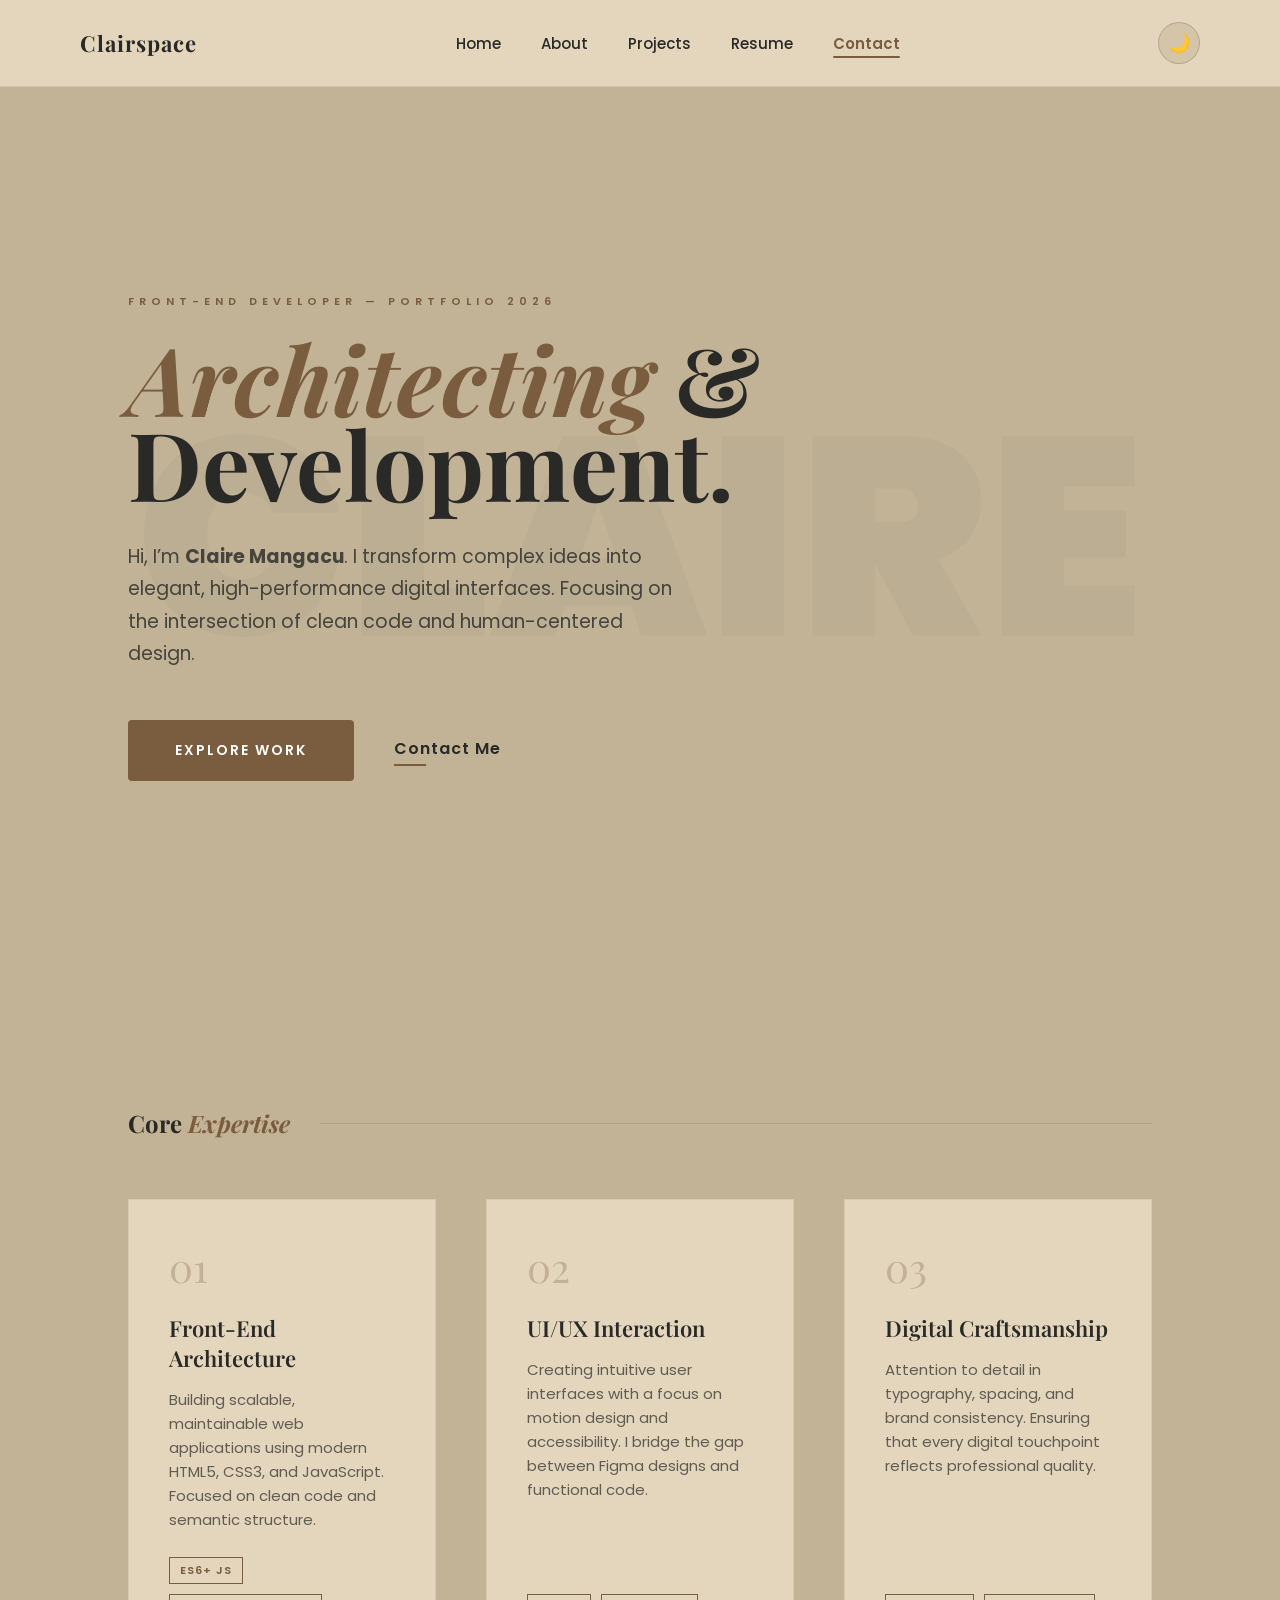
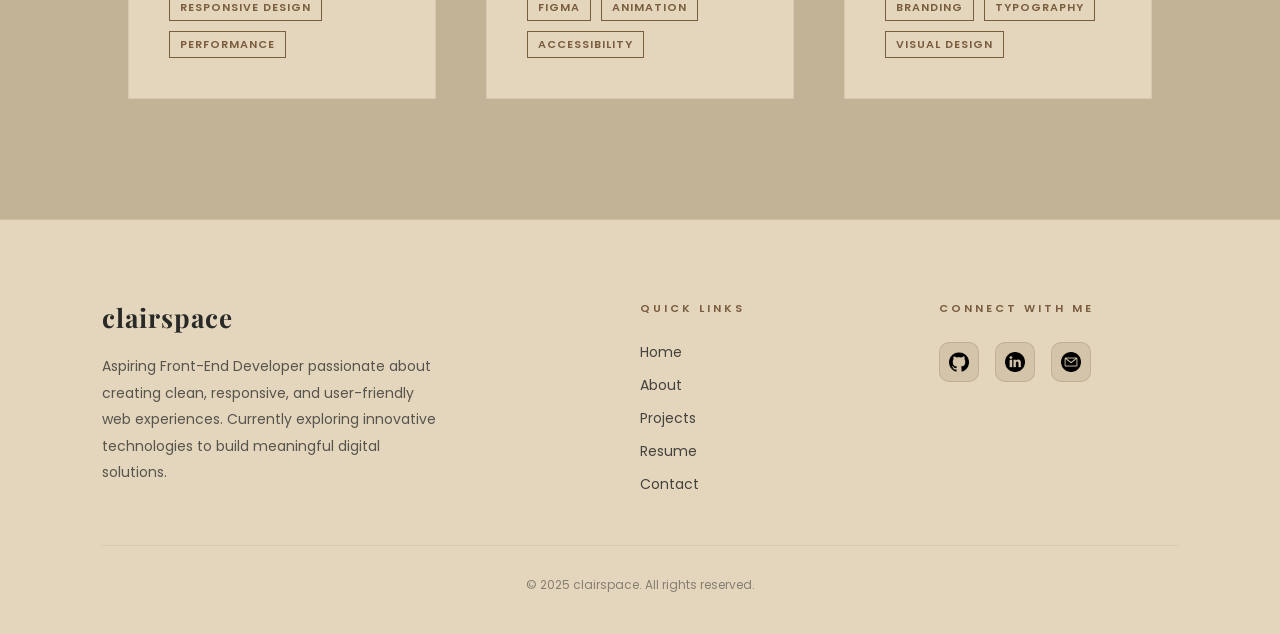
<file: index.html>
<!DOCTYPE html>
<html lang="en">
<head>
    <meta charset="UTF-8">
    <meta name="viewport" content="width=device-width, initial-scale=1.0">
    <title>Claire Mangacu | Front-End Developer</title>
    <link rel="icon" type="image/png" href="images/logo.png">
    
    <link rel="stylesheet" href="style.css">
    <link rel="stylesheet" href="index.css">
    <link href="https://fonts.googleapis.com/css2?family=Playfair+Display:ital,wght@0,700;1,700&family=Poppins:wght@300;400;600&display=swap" rel="stylesheet">
</head>
<body class="dark-mode"> 
    
<header class="navbar">
    <div class="logo">Clairspace</div>
    <nav>
        <ul class="nav-links">
            <li><a href="index.html">Home</a></li>
            <li><a href="about.html">About</a></li>
            <li><a href="projects.html">Projects</a></li>
            <li><a href="resume.html">Resume</a></li>
            <li><a href="contact.html" class="active">Contact</a></li>
        </ul>
    </nav>
    <div class="menu-toggle">☰</div>
    <button id="themeToggle" class="theme-btn">🌙</button>
</header>

    <main class="hero-minimal">
        <div class="hero-watermark">CLAIRE</div>
        
        <div class="hero-container">
            <div class="hero-content-main">
                <span class="eyebrow">Front-End Developer — Portfolio 2026</span>
                
                <h1 class="main-display">
                    <span class="italic-serif">Architecting</span> 
                    <span class="dot">&</span> Development.
                </h1>
                
                <p class="hero-subtext">
                Hi, I’m <strong>Claire Mangacu</strong>. I transform complex ideas into elegant, high-performance digital interfaces. 
                    Focusing on the intersection of clean code and human-centered design.
                </p>

                <div class="hero-cta-group">
                    <a href="#featured" class="editorial-btn">Explore Work</a>
                    <a href="contact.html" class="editorial-link">Contact Me</a>
                </div>
            </div>
            
            <div class="hero-empty-space"></div>
        </div>
    </main>

    <section id="expertise" class="expertise-section">
    <div class="section-header">
        <h2 class="section-title">Core <span class="italic-serif">Expertise</span></h2>
        <div class="header-line"></div>
    </div>

    <div class="skills-grid">
        <div class="skill-card">
            <span class="skill-number">01</span>
            <h3 class="skill-title">Front-End Architecture</h3>
            <p class="skill-desc">
                Building scalable, maintainable web applications using modern HTML5, CSS3, and JavaScript. Focused on clean code and semantic structure.
            </p>
            <ul class="skill-tags">
                <li>ES6+ JS</li>
                <li>Responsive Design</li>
                <li>Performance</li>
            </ul>
        </div>

        <div class="skill-card">
            <span class="skill-number">02</span>
            <h3 class="skill-title">UI/UX Interaction</h3>
            <p class="skill-desc">
                Creating intuitive user interfaces with a focus on motion design and accessibility. I bridge the gap between Figma designs and functional code.
            </p>
            <ul class="skill-tags">
                <li>Figma</li>
                <li>Animation</li>
                <li>Accessibility</li>
            </ul>
        </div>

        <div class="skill-card">
            <span class="skill-number">03</span>
            <h3 class="skill-title">Digital Craftsmanship</h3>
            <p class="skill-desc">
                Attention to detail in typography, spacing, and brand consistency. Ensuring that every digital touchpoint reflects professional quality.
            </p>
            <ul class="skill-tags">
                <li>Branding</li>
                <li>Typography</li>
                <li>Visual Design</li>
            </ul>
        </div>
    </div>
</section>

    <footer class="footer-main">
    <div class="footer-container">
        <div class="footer-brand">
            <h2 class="footer-logo">clairspace</h2>
            <p class="footer-description">
                Aspiring Front-End Developer passionate about creating clean, responsive, 
                and user-friendly web experiences. Currently exploring innovative technologies 
                to build meaningful digital solutions.
            </p>
        </div>
        <div class="footer-links">
            <h3 class="footer-heading">Quick Links</h3>
            <nav class="footer-nav">
                <a href="index.html">Home</a>
                <a href="about.html">About</a>
                <a href="projects.html">Projects</a>
                <a href="resume.html">Resume</a>
                <a href="contact.html">Contact</a>
            </nav>
        </div>
        <div class="footer-connect">
            <h3 class="footer-heading">Connect With Me</h3>
            <div class="footer-socials">
                <a href="https://github.com/clairemangacu" aria-label="GitHub"><img src="images/github.png" alt="Github"></a>
                <a href="https://www.linkedin.com/in/claire-mangacu-036437377/" target="_blank" aria-label="LinkedIn">
                    <img src="images/linkedin.png" alt="LinkedIn">
                </a>
                <a href="mailto:mangacuclaire@gmail.com" aria-label="Email"><img src="images/email.png" alt="Email"></a>
            </div>
        </div>
    </div>
    <div class="footer-bottom">
        <p class="copyright">© 2025 clairspace. All rights reserved.</p>
    </div>
</footer>

    <script src="script.js"></script>
</body>
</html>
</file>
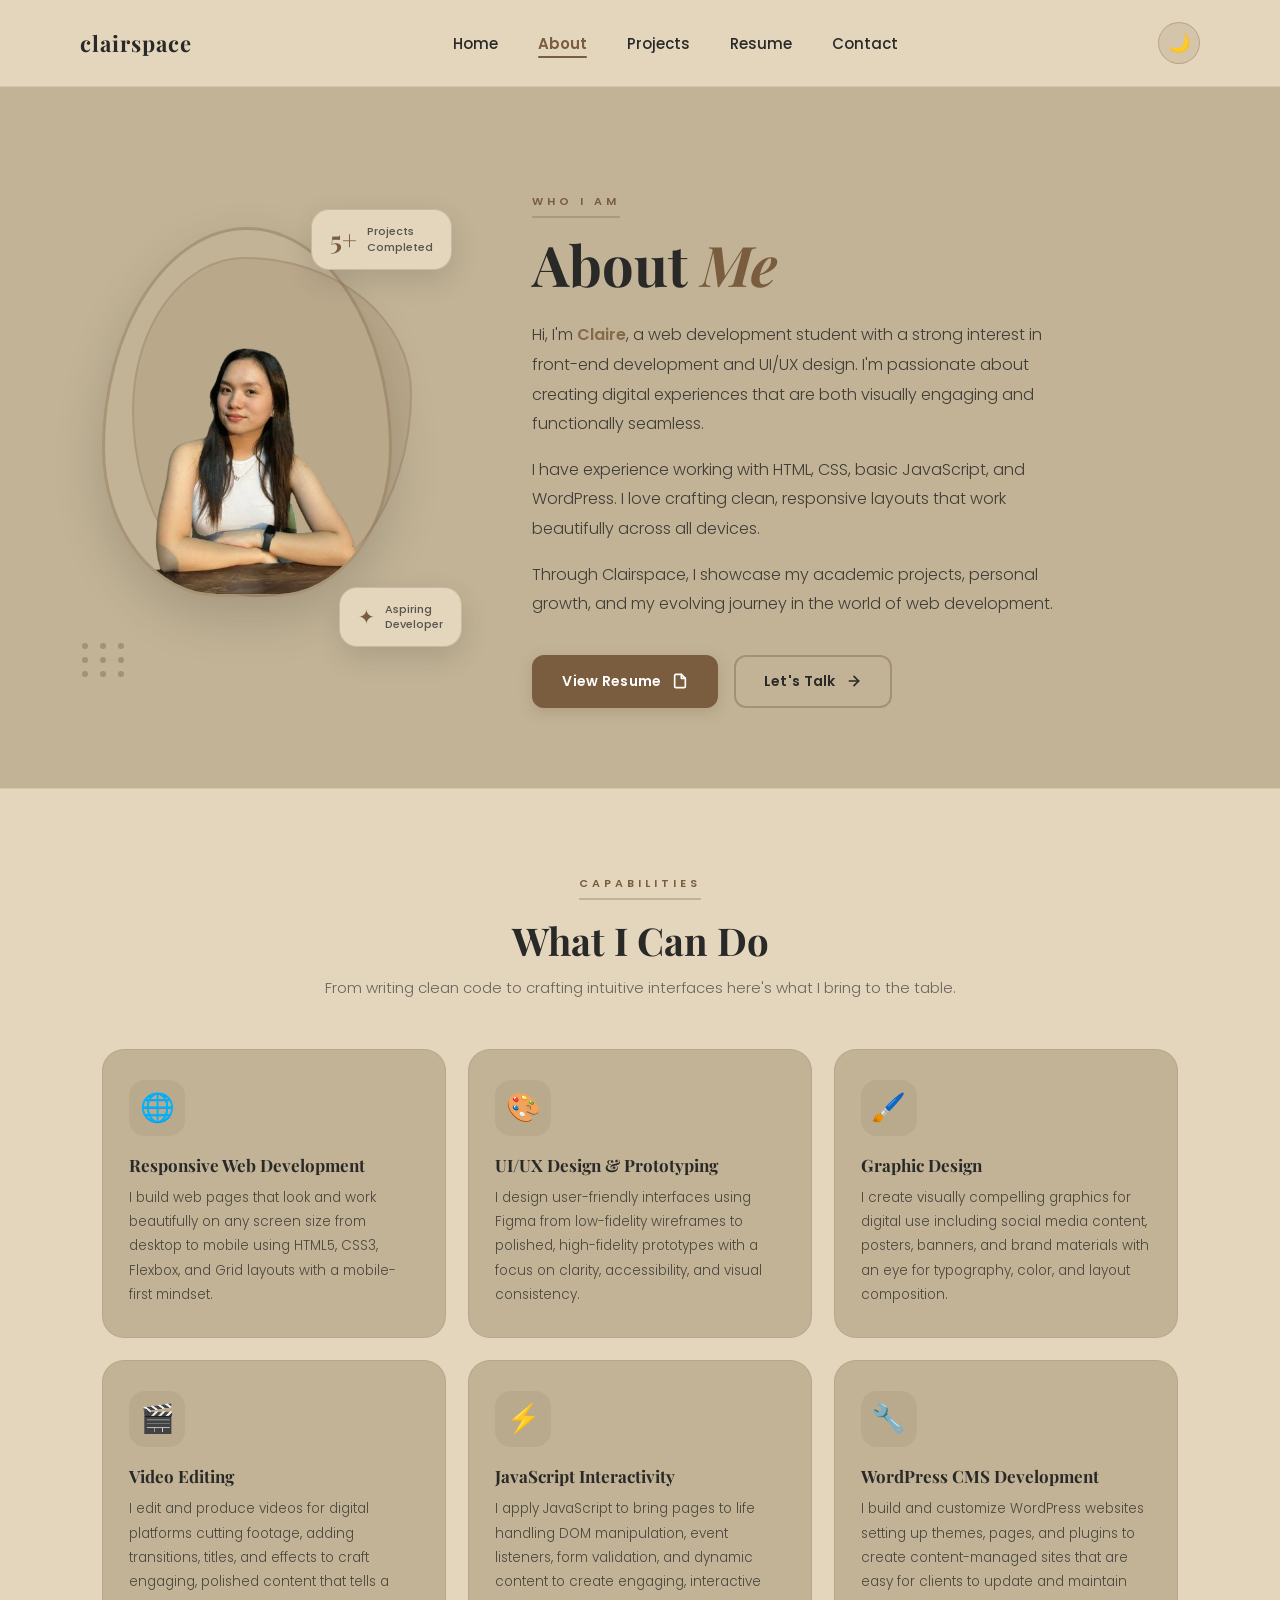
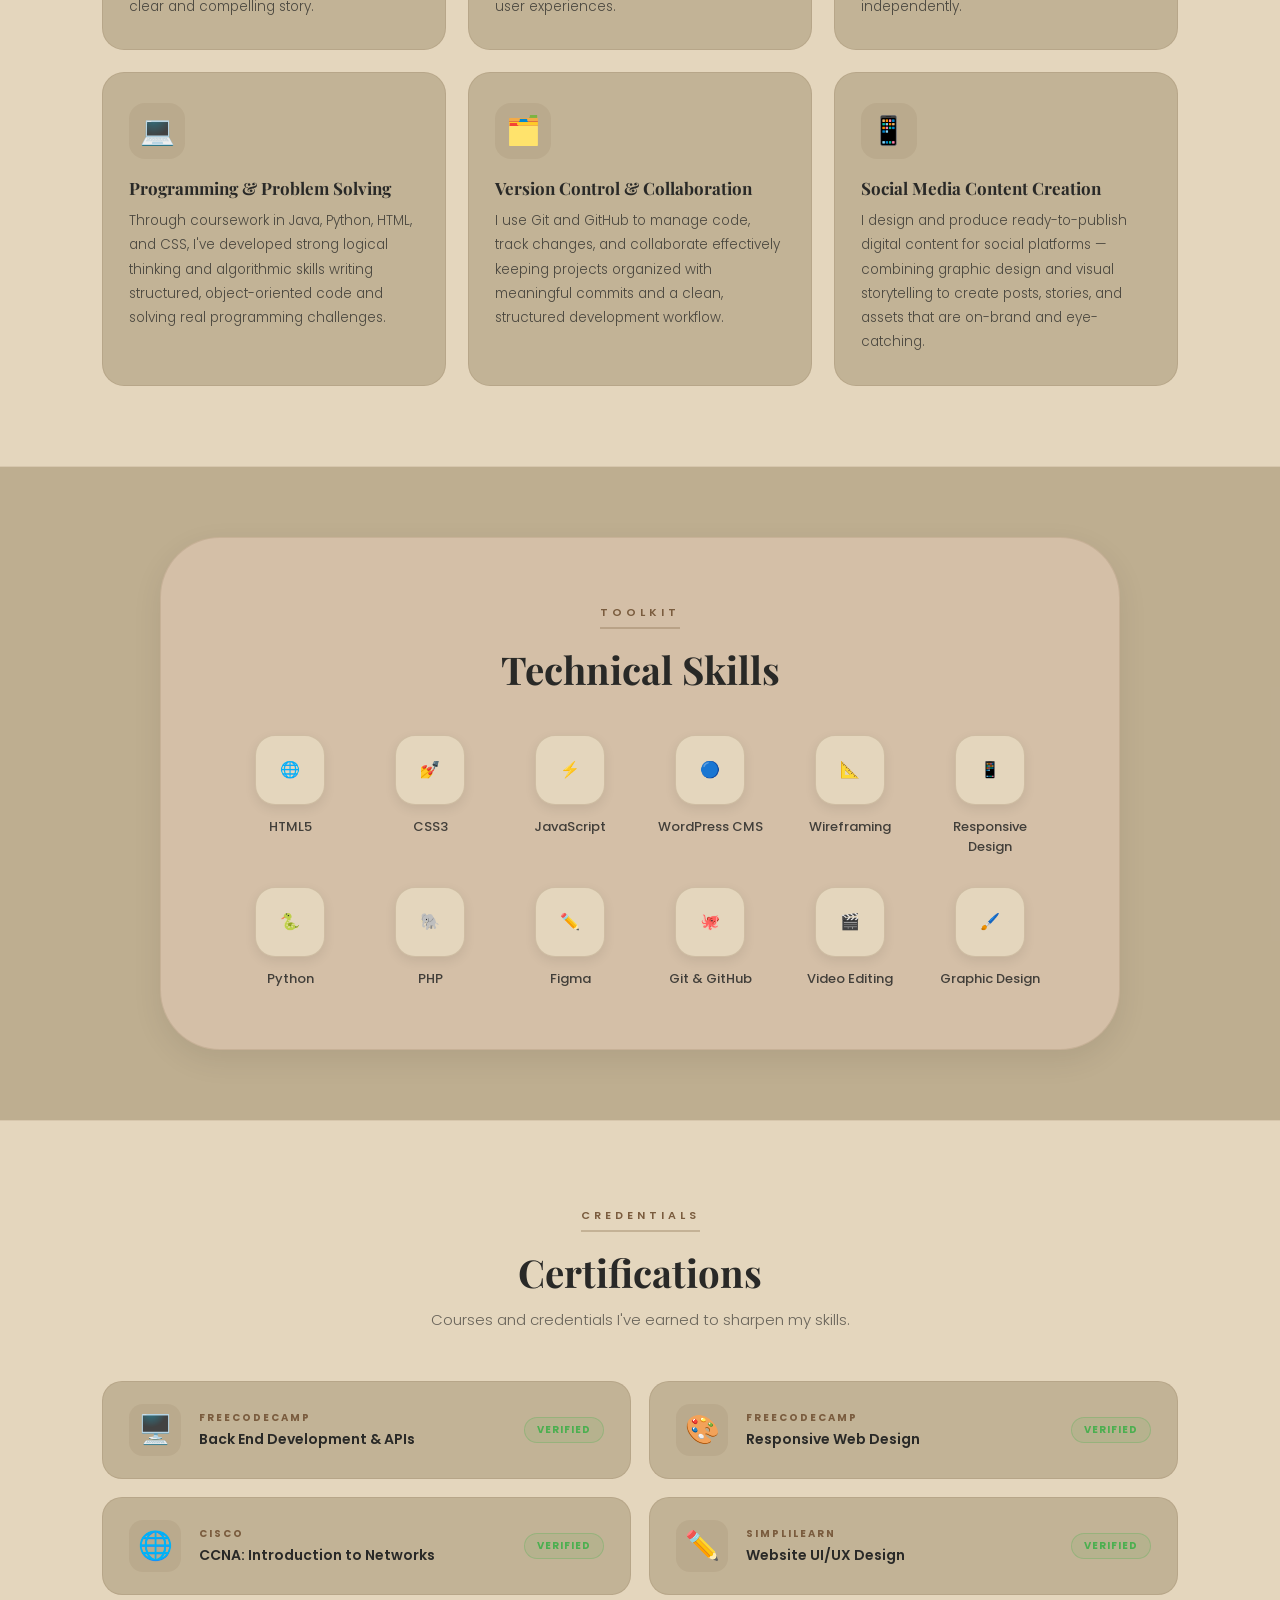
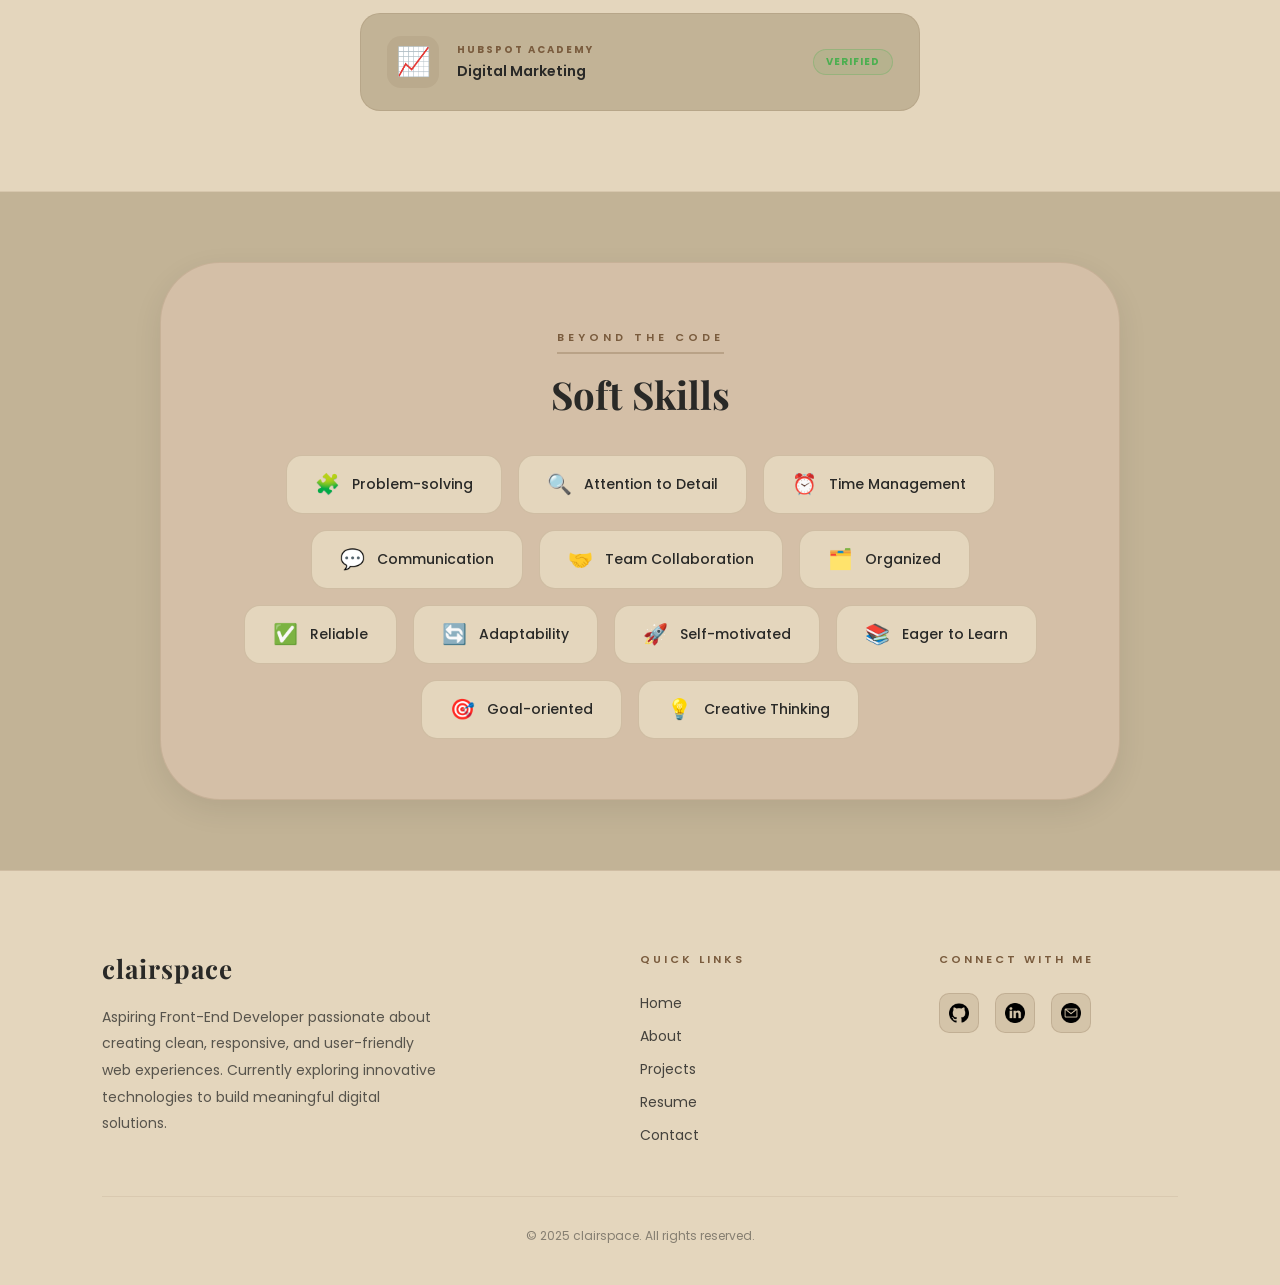
<file: about.html>
<!DOCTYPE html>
<html lang="en">
<head>
    <meta charset="UTF-8">
    <meta name="viewport" content="width=device-width, initial-scale=1.0">
    <title>Clairspace | About</title>
    <link rel="icon" type="image/png" href="images/logo.png">
    <link rel="stylesheet" href="style.css">
    <link rel="stylesheet" href="about.css">
    <link href="https://fonts.googleapis.com/css2?family=Playfair+Display:ital,wght@0,500;0,700;1,700&family=Poppins:wght@300;400;500;600&display=swap" rel="stylesheet">
</head>
<body>

<header class="navbar">
    <div class="logo">clairspace</div>
    <nav>
        <ul class="nav-links">
            <li><a href="index.html">Home</a></li>
            <li><a href="about.html" class="active">About</a></li>
            <li><a href="projects.html">Projects</a></li>
            <li><a href="resume.html">Resume</a></li>
            <li><a href="contact.html">Contact</a></li>
        </ul>
    </nav>
    <button class="menu-toggle" aria-label="Toggle menu">☰</button>
    <button id="themeToggle" class="theme-btn" aria-label="Toggle theme">🌙</button>
</header>

<!-- ==========================================
     ABOUT HERO — Creative Split Layout
=========================================== -->
<section class="about-section">
    <div class="about-container">

        <!-- LEFT: Creative Image Block -->
        <div class="about-image-block">
            <div class="image-stack">
                <!-- Background decorative shape -->
                <div class="img-bg-shape"></div>

                <!-- Main photo frame -->
                <div class="img-frame">
                    <img src="images/pic2.png" alt="Claire Mangacu">
                </div>

                <!-- Floating stat cards -->
                <div class="stat-card stat-card--top">
                    <span class="stat-number">5+</span>
                    <span class="stat-label">Projects<br>Completed</span>
                </div>

                <div class="stat-card stat-card--bottom">
                    <span class="stat-icon">✦</span>
                    <span class="stat-label">Aspiring<br>Developer</span>
                </div>

                <!-- Dot grid decoration -->
                <div class="dot-grid">
                    <div class="dot" style="--d:0s"></div><div class="dot" style="--d:0.1s"></div><div class="dot" style="--d:0.2s"></div>
                    <div class="dot" style="--d:0.15s"></div><div class="dot" style="--d:0.25s"></div><div class="dot" style="--d:0.3s"></div>
                    <div class="dot" style="--d:0.2s"></div><div class="dot" style="--d:0.35s"></div><div class="dot" style="--d:0.4s"></div>
                </div>

            </div>
        </div>

        <!-- RIGHT: Text Content -->
        <div class="about-text">
            <span class="about-label">WHO I AM</span>
            <h1>About <em class="title-italic">Me</em></h1>
            <p>
                Hi, I'm <strong>Claire</strong>, a web development student with a strong interest in 
                front-end development and UI/UX design. I'm passionate about creating 
                digital experiences that are both visually engaging and functionally seamless.
            </p>
            <p>
                I have experience working with HTML, CSS, basic JavaScript, and WordPress.
                I love crafting clean, responsive layouts that work beautifully across all devices.
            </p>
            <p>
                Through Clairspace, I showcase my academic projects, personal growth, 
                and my evolving journey in the world of web development.
            </p>

            <!-- CTA Buttons -->
            <div class="about-cta">
                <a href="resume.html" class="cta-btn cta-btn--filled">
                    View Resume
                    <svg width="16" height="16" viewBox="0 0 24 24" fill="none" stroke="currentColor" stroke-width="2.5" stroke-linecap="round" stroke-linejoin="round">
                        <path d="M14 2H6a2 2 0 00-2 2v16a2 2 0 002 2h12a2 2 0 002-2V8z"/>
                        <polyline points="14 2 14 8 20 8"/>
                    </svg>
                </a>
                <a href="contact.html" class="cta-btn cta-btn--outline">
                    Let's Talk
                    <svg width="16" height="16" viewBox="0 0 24 24" fill="none" stroke="currentColor" stroke-width="2.5" stroke-linecap="round" stroke-linejoin="round">
                        <line x1="5" y1="12" x2="19" y2="12"/>
                        <polyline points="12 5 19 12 12 19"/>
                    </svg>
                </a>
            </div>
        </div>
    </div>
</section>

<!-- ==========================================
     WHAT I CAN DO
=========================================== -->
<section class="capabilities-section">
    <div class="capabilities-container">
        <div class="capabilities-header">
            <span class="section-label">CAPABILITIES</span>
            <h2>What I Can Do</h2>
            <p>From writing clean code to crafting intuitive interfaces here's what I bring to the table.</p>
        </div>

        <div class="capabilities-grid">

            <div class="capability-card">
                <div class="capability-icon">🌐</div>
                <h3>Responsive Web Development</h3>
                <p>I build web pages that look and work beautifully on any screen size from desktop to mobile using HTML5, CSS3, Flexbox, and Grid layouts with a mobile-first mindset.</p>
            </div>

            <div class="capability-card">
                <div class="capability-icon">🎨</div>
                <h3>UI/UX Design & Prototyping</h3>
                <p>I design user-friendly interfaces using Figma from low-fidelity wireframes to polished, high-fidelity prototypes with a focus on clarity, accessibility, and visual consistency.</p>
            </div>

            <div class="capability-card">
                <div class="capability-icon">🖌️</div>
                <h3>Graphic Design</h3>
                <p>I create visually compelling graphics for digital use including social media content, posters, banners, and brand materials with an eye for typography, color, and layout composition.</p>
            </div>

            <div class="capability-card">
                <div class="capability-icon">🎬</div>
                <h3>Video Editing</h3>
                <p>I edit and produce videos for digital platforms cutting footage, adding transitions, titles, and effects to craft engaging, polished content that tells a clear and compelling story.</p>
            </div>

            <div class="capability-card">
                <div class="capability-icon">⚡</div>
                <h3>JavaScript Interactivity</h3>
                <p>I apply JavaScript to bring pages to life handling DOM manipulation, event listeners, form validation, and dynamic content to create engaging, interactive user experiences.</p>
            </div>

            <div class="capability-card">
                <div class="capability-icon">🔧</div>
                <h3>WordPress CMS Development</h3>
                <p>I build and customize WordPress websites setting up themes, pages, and plugins to create content-managed sites that are easy for clients to update and maintain independently.</p>
            </div>

            <div class="capability-card">
                <div class="capability-icon">💻</div>
                <h3>Programming & Problem Solving</h3>
                <p>Through coursework in Java, Python, HTML, and CSS, I've developed strong logical thinking and algorithmic skills writing structured, object-oriented code and solving real programming challenges.</p>
            </div>

            <div class="capability-card">
                <div class="capability-icon">🗂️</div>
                <h3>Version Control & Collaboration</h3>
                <p>I use Git and GitHub to manage code, track changes, and collaborate effectively keeping projects organized with meaningful commits and a clean, structured development workflow.</p>
            </div>

            <div class="capability-card">
                <div class="capability-icon">📱</div>
                <h3>Social Media Content Creation</h3>
                <p>I design and produce ready-to-publish digital content for social platforms — combining graphic design and visual storytelling to create posts, stories, and assets that are on-brand and eye-catching.</p>
            </div>


        </div>
    </div>
</section>

<!-- ==========================================
     TECHNICAL SKILLS
=========================================== -->
<section class="oval-section alt">
    <div class="skills">
        <span class="section-label">TOOLKIT</span>
        <h2>Technical Skills</h2>
        <div class="skills-row">
            <div class="skill">
                <div class="skill-icon-wrap skill-icon-emoji">🌐</div>
                <p>HTML5</p>
            </div>
            <div class="skill">
                <div class="skill-icon-wrap skill-icon-emoji">💅</div>
                <p>CSS3</p>
            </div>
            <div class="skill">
                <div class="skill-icon-wrap skill-icon-emoji">⚡</div>
                <p>JavaScript</p>
            </div>
            <div class="skill">
                <div class="skill-icon-wrap skill-icon-emoji">🔵</div>
                <p>WordPress CMS</p>
            </div>
            <div class="skill">
                <div class="skill-icon-wrap skill-icon-emoji">📐</div>
                <p>Wireframing</p>
            </div>
            <div class="skill">
                <div class="skill-icon-wrap skill-icon-emoji">📱</div>
                <p>Responsive Design</p>
            </div>
            
            <div class="skill">
                <div class="skill-icon-wrap skill-icon-emoji">🐍</div>
                <p>Python</p>
            </div>
            <div class="skill">
                <div class="skill-icon-wrap skill-icon-emoji">🐘</div>
                <p>PHP</p>
            </div>
            
            <div class="skill">
                <div class="skill-icon-wrap skill-icon-emoji">✏️</div>
                <p>Figma</p>
            </div>
            <div class="skill">
                <div class="skill-icon-wrap skill-icon-emoji">🐙</div>
                <p>Git & GitHub</p>
            </div>
            
            <div class="skill">
                <div class="skill-icon-wrap skill-icon-emoji">🎬</div>
                <p>Video Editing</p>
            </div>
            <div class="skill">
                <div class="skill-icon-wrap skill-icon-emoji">🖌️</div>
                <p>Graphic Design</p>
            </div>
        </div>
    </div>
</section>

<!-- ==========================================
CERTIFICATIONS
=========================================== -->
<section class="certs-section">
    <div class="certs-container">
        <div class="certs-header">
            <span class="section-label">CREDENTIALS</span>
            <h2>Certifications</h2>
            <p>Courses and credentials I've earned to sharpen my skills.</p>
        </div>

        <div class="certs-grid">
            <div class="cert-card">
                <div class="cert-icon">🖥️</div>
                <div class="cert-info">
                    <span class="cert-org">freeCodeCamp</span>
                    <h3>Back End Development & APIs</h3>
                </div>
                <span class="cert-badge">Verified</span>
            </div>

            <div class="cert-card">
                <div class="cert-icon">🎨</div>
                <div class="cert-info">
                    <span class="cert-org">freeCodeCamp</span>
                    <h3>Responsive Web Design</h3>
                </div>
                <span class="cert-badge">Verified</span>
            </div>

            <div class="cert-card">
                <div class="cert-icon">🌐</div>
                <div class="cert-info">
                    <span class="cert-org">Cisco</span>
                    <h3>CCNA: Introduction to Networks</h3>
                </div>
                <span class="cert-badge">Verified</span>
            </div>

            <div class="cert-card">
                <div class="cert-icon">✏️</div>
                <div class="cert-info">
                    <span class="cert-org">Simplilearn</span>
                    <h3>Website UI/UX Design</h3>
                </div>
                <span class="cert-badge">Verified</span>
            </div>

            <div class="cert-card">
                <div class="cert-icon">📈</div>
                <div class="cert-info">
                    <span class="cert-org">HubSpot Academy</span>
                    <h3>Digital Marketing</h3>
                </div>
                <span class="cert-badge">Verified</span>
            </div>
        </div>
    </div>
</section>

<!-- ==========================================
     SOFT SKILLS
=========================================== -->
<section class="oval-section">
    <div class="soft-skills">
        <span class="section-label">BEYOND THE CODE</span>
        <h2>Soft Skills</h2>
        <div class="soft-skills-grid">
            <div class="soft-skill-item">
                <span class="soft-icon">🧩</span>
                <p>Problem-solving</p>
            </div>
            <div class="soft-skill-item">
                <span class="soft-icon">🔍</span>
                <p>Attention to Detail</p>
            </div>
            <div class="soft-skill-item">
                <span class="soft-icon">⏰</span>
                <p>Time Management</p>
            </div>
            <div class="soft-skill-item">
                <span class="soft-icon">💬</span>
                <p>Communication</p>
            </div>
            <div class="soft-skill-item">
                <span class="soft-icon">🤝</span>
                <p>Team Collaboration</p>
            </div>
            <div class="soft-skill-item">
                <span class="soft-icon">🗂️</span>
                <p>Organized</p>
            </div>
            <div class="soft-skill-item">
                <span class="soft-icon">✅</span>
                <p>Reliable</p>
            </div>
            <div class="soft-skill-item">
                <span class="soft-icon">🔄</span>
                <p>Adaptability</p>
            </div>
            <div class="soft-skill-item">
                <span class="soft-icon">🚀</span>
                <p>Self-motivated</p>
            </div>
            <div class="soft-skill-item">
                <span class="soft-icon">📚</span>
                <p>Eager to Learn</p>
            </div>
            <div class="soft-skill-item">
                <span class="soft-icon">🎯</span>
                <p>Goal-oriented</p>
            </div>
            <div class="soft-skill-item">
                <span class="soft-icon">💡</span>
                <p>Creative Thinking</p>
            </div>
        </div>
    </div>
</section>


<footer class="footer-main">
    <div class="footer-container">
        <div class="footer-brand">
            <h2 class="footer-logo">clairspace</h2>
            <p class="footer-description">
                Aspiring Front-End Developer passionate about creating clean, responsive, 
                and user-friendly web experiences. Currently exploring innovative technologies 
                to build meaningful digital solutions.
            </p>
        </div>
        <div class="footer-links">
            <h3 class="footer-heading">Quick Links</h3>
            <nav class="footer-nav">
                <a href="index.html">Home</a>
                <a href="about.html">About</a>
                <a href="projects.html">Projects</a>
                <a href="resume.html">Resume</a>
                <a href="contact.html">Contact</a>
            </nav>
        </div>
        <div class="footer-connect">
            <h3 class="footer-heading">Connect With Me</h3>
            <div class="footer-socials">
                <a href="https://github.com/clairemangacu" aria-label="GitHub"><img src="images/github.png" alt="Github"></a>
                <a href="https://www.linkedin.com/in/claire-mangacu-036437377/" target="_blank" aria-label="LinkedIn">
                    <img src="images/linkedin.png" alt="LinkedIn">
                </a>
                <a href="mailto:mangacuclaire@gmail.com" aria-label="Email"><img src="images/email.png" alt="Email"></a>
            </div>
        </div>
    </div>
    <div class="footer-bottom">
        <p class="copyright">© 2025 clairspace. All rights reserved.</p>
    </div>
</footer>

<script src="script.js"></script>
</body>
</html>
</file>
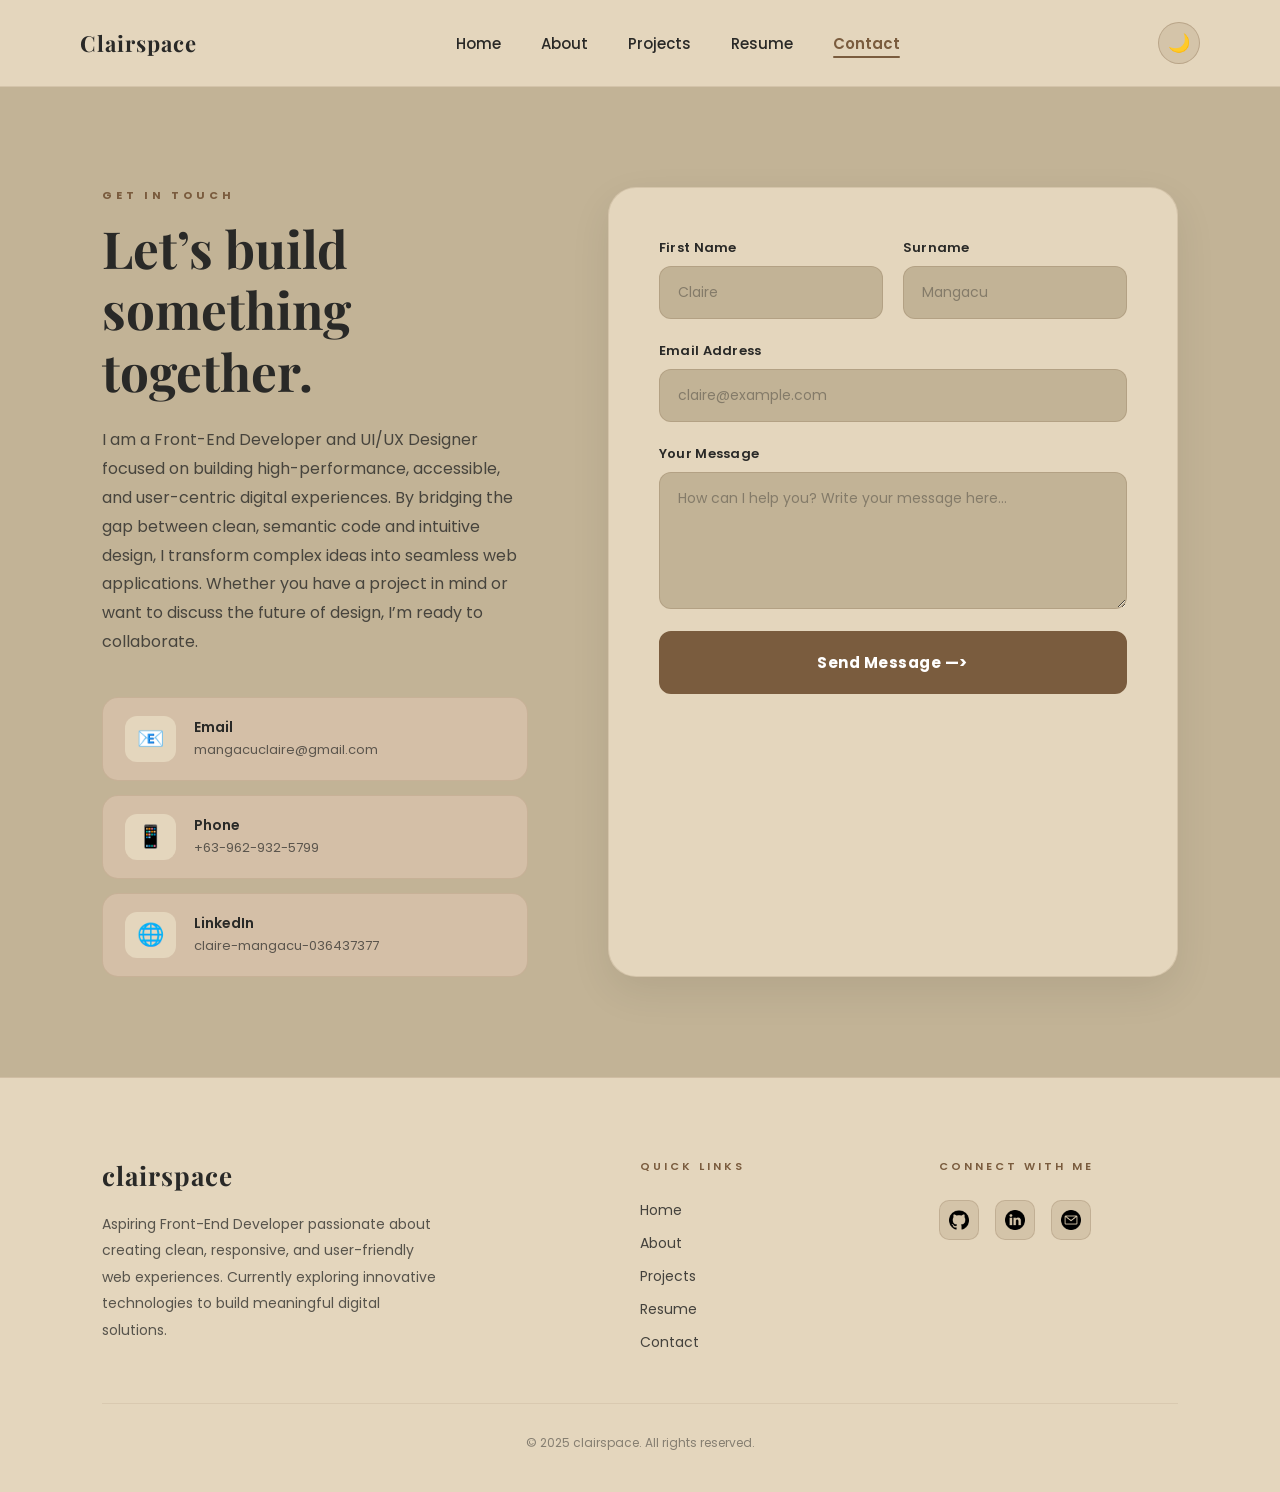
<file: contact.html>
<!DOCTYPE html>
<html lang="en">
<head>
    <meta charset="UTF-8">
    <meta name="viewport" content="width=device-width, initial-scale=1.0">
    <title>Contact | Clairspace</title>
    <link rel="icon" type="image/png" href="images/logo.png">
    <link rel="stylesheet" href="style.css">
    <link rel="stylesheet" href="contact.css">
    <link href="https://fonts.googleapis.com/css2?family=Playfair+Display:wght@500;700&family=Poppins:wght@300;400;500&display=swap" rel="stylesheet">
</head>

<body>

<header class="navbar">
    <div class="logo">Clairspace</div>
    <nav>
        <ul class="nav-links">
            <li><a href="index.html">Home</a></li>
            <li><a href="about.html">About</a></li>
            <li><a href="projects.html">Projects</a></li>
            <li><a href="resume.html">Resume</a></li>
            <li><a href="contact.html" class="active">Contact</a></li>
        </ul>
    </nav>
    <div class="menu-toggle">☰</div>
    <button id="themeToggle" class="theme-btn">🌙</button>
</header>

<section class="contact-wrapper">

    <div class="contact-left">
        <span class="sub-heading">GET IN TOUCH</span>
        <h1>Let’s build something together.</h1>
        <p class="contact-intro">
        I am a Front-End Developer and UI/UX Designer focused on building high-performance, accessible, and user-centric digital experiences. By bridging the gap between clean, semantic code and intuitive design, I transform complex ideas into seamless web applications. Whether you have a project in mind or want to discuss the future of design, I’m ready to collaborate.
        </p>

        <div class="contact-method-grid">
            <a href="mailto:mangacuclaire@gmail.com" class="method-card">
        <span class="icon">📧</span>
        <div class="method-text">
            <strong>Email</strong>
            <p>mangacuclaire@gmail.com</p>
        </div>
    </a>
            <a href="tel:+639629325799" class="method-card">
        <span class="icon">📱</span>
        <div class="method-text">
            <strong>Phone</strong>
            <p>+63-962-932-5799</p>
        </div>
    </a>
            <a href="https://www.linkedin.com/in/claire-mangacu-036437377/" target="_blank" class="method-card">
                <span class="icon">🌐</span>
                <div class="method-text">
                    <strong>LinkedIn</strong>
                    <p>claire-mangacu-036437377</p>
                </div>
            </a>
        
        </div>
    </div>

    <div class="contact-right">
        <form action="https://formspree.io/f/meelrdlw" method="POST" id="contactForm">
            
            <div class="input-row">
                <div class="input-group">
                    <label for="name">First Name</label>
                    <input type="text" name="name" id="name" placeholder="Claire" required>
                </div>
                <div class="input-group">
                    <label for="surname">Surname</label>
                    <input type="text" name="surname" id="surname" placeholder="Mangacu" required>
                </div>
            </div>

            <div class="input-group">
                <label for="email">Email Address</label>
                <input type="email" name="email" id="email" placeholder="claire@example.com" required>
            </div>

            <div class="input-group">
                <label for="message">Your Message</label>
                <textarea name="message" id="message" rows="5" placeholder="How can I help you? Write your message here..." required></textarea>
            </div>

            <button type="submit" class="submit-btn" id="submitBtn">
                <span class="btn-text">Send Message —></span>
            </button>
            
            <p id="formStatus"></p>
        </form>
    </div>

</section>

<footer class="footer-main">
    <div class="footer-container">
        <div class="footer-brand">
            <h2 class="footer-logo">clairspace</h2>
            <p class="footer-description">
                Aspiring Front-End Developer passionate about creating clean, responsive, 
                and user-friendly web experiences. Currently exploring innovative technologies 
                to build meaningful digital solutions.
            </p>
        </div>
        <div class="footer-links">
            <h3 class="footer-heading">Quick Links</h3>
            <nav class="footer-nav">
                <a href="index.html">Home</a>
                <a href="about.html">About</a>
                <a href="projects.html">Projects</a>
                <a href="resume.html">Resume</a>
                <a href="contact.html">Contact</a>
            </nav>
        </div>
        <div class="footer-connect">
            <h3 class="footer-heading">Connect With Me</h3>
            <div class="footer-socials">
                <a href="https://github.com/clairemangacu" aria-label="GitHub"><img src="images/github.png" alt="Github"></a>
                <a href="https://www.linkedin.com/in/claire-mangacu-036437377/" target="_blank" aria-label="LinkedIn">
                    <img src="images/linkedin.png" alt="LinkedIn">
                </a>
                <a href="mailto:mangacuclaire@gmail.com" aria-label="Email"><img src="images/email.png" alt="Email"></a>
            </div>
        </div>
    </div>
    <div class="footer-bottom">
        <p class="copyright">© 2025 clairspace. All rights reserved.</p>
    </div>
</footer>

<script src="script.js"></script>
</body>
</html>
</file>
<file: style.css>
/* ==========================================
   CLAIRSPACE — Global Styles
   ========================================== */

/* --- CSS Variables & Themes --- */
:root {
    --bg-main: #c2b396;
    --bg-secondary: #e4d6bd;
    --text-main: #292927;
    --accent: #af9f8c;
    --border-color: #2F2F2F;
    --card-bg: #D4BFA7;
    --card-shadow: rgba(0,0,0,0.08);
    --brown: #7a5c3e;
    --brown-light: rgba(122, 92, 62, 0.15);
}

body.dark-mode {
    --bg-main: #2a1908;
    --bg-secondary: #3a2611;
    --text-main: #F5F5F5;
    --accent: #482a14;
    --border-color: #F5F5F5;
    --card-bg: #3f2915;
    --card-shadow: rgba(0,0,0,0.3);
    --brown-light: rgba(122, 92, 62, 0.25);
}

/* --- Reset & Base --- */
*, *::before, *::after {
    margin: 0;
    padding: 0;
    box-sizing: border-box;
}

html {
    scroll-behavior: smooth;
}

body {
    background: var(--bg-main);
    font-family: 'Poppins', sans-serif;
    color: var(--text-main);
    transition: background 0.4s ease, color 0.4s ease;
    min-height: 100vh;
}

h1, h2, h3 {
    font-family: 'Playfair Display', serif;
}

/* ==========================================
   NAVBAR
   ========================================== */
.navbar {
    display: flex;
    justify-content: space-between;
    align-items: center;
    padding: 22px 80px;
    background: var(--bg-secondary);
    position: sticky;
    top: 0;
    z-index: 1000;
    border-bottom: 1px solid rgba(122, 92, 62, 0.15);
    backdrop-filter: blur(10px);
    transition: background 0.4s ease, border-color 0.4s ease;
}

/* Logo */
.logo {
    font-family: 'Playfair Display', serif;
    font-size: 22px;
    font-weight: 700;
    color: var(--text-main);
    letter-spacing: 1px;
    text-decoration: none;
    user-select: none;
}

/* Nav Links */
.nav-links {
    list-style: none;
    display: flex;
    gap: 40px;
    align-items: center;
}

.nav-links a {
    text-decoration: none;
    color: var(--text-main);
    font-weight: 500;
    font-size: 15px;
    position: relative;
    padding-bottom: 4px;
    transition: color 0.3s ease;
}

/* Hover underline effect */
.nav-links a::after {
    content: '';
    position: absolute;
    bottom: 0;
    left: 0;
    width: 0;
    height: 2px;
    background: var(--brown);
    transition: width 0.3s ease;
    border-radius: 2px;
}

.nav-links a:hover::after,
.nav-links a.active::after {
    width: 100%;
}

.nav-links a.active {
    font-weight: 600;
    color: var(--brown);
}

.nav-links a:hover {
    color: var(--brown);
}

/* Mobile Menu Toggle */
.menu-toggle {
    display: none;
    font-size: 24px;
    cursor: pointer;
    color: var(--text-main);
    background: none;
    border: none;
    line-height: 1;
}

/* Theme Toggle Button */
.theme-btn {
    background: var(--brown-light);
    border: 1px solid rgba(122, 92, 62, 0.3);
    font-size: 18px;
    cursor: pointer;
    color: var(--text-main);
    width: 42px;
    height: 42px;
    border-radius: 50%;
    display: flex;
    align-items: center;
    justify-content: center;
    transition: all 0.3s ease;
    flex-shrink: 0;
}

.theme-btn:hover {
    background: var(--brown);
    transform: rotate(20deg);
    border-color: var(--brown);
}

/* ==========================================
   SHARED BUTTON STYLES
   ========================================== */
.btn {
    display: inline-block;
    padding: 12px 28px;
    border-radius: 10px;
    font-weight: 600;
    font-size: 14px;
    text-decoration: none;
    cursor: pointer;
    transition: all 0.3s ease;
    font-family: 'Poppins', sans-serif;
}

.btn.outline {
    background: transparent;
    color: var(--text-main);
    border: 2px solid var(--brown);
}

.btn.outline:hover {
    background: var(--brown);
    color: #fff;
    transform: translateY(-3px);
    box-shadow: 0 8px 20px rgba(122, 92, 62, 0.3);
}

.btn.filled {
    background: var(--brown);
    color: #fff;
    border: 2px solid var(--brown);
}

.btn.filled:hover {
    background: transparent;
    color: var(--brown);
    transform: translateY(-3px);
}

/* ==========================================
   FOOTER
   ========================================== */
.footer-main {
    background-color: var(--bg-secondary);
    padding: 80px 8% 40px;
    border-top: 1px solid rgba(122, 92, 62, 0.2);
    color: var(--text-main);
    transition: background 0.4s ease;
}

.footer-container {
    display: grid;
    grid-template-columns: 2fr 1fr 1fr;
    gap: 60px;
    max-width: 1200px;
    margin: 0 auto 50px auto;
}

.footer-brand { text-align: left; }

.footer-logo {
    font-family: 'Playfair Display', serif;
    font-size: 26px;
    color: var(--text-main);
    margin-bottom: 18px;
    letter-spacing: 1px;
}

.footer-description {
    font-size: 14px;
    line-height: 1.9;
    opacity: 0.75;
    max-width: 340px;
}

.footer-heading {
    font-family: 'Poppins', sans-serif;
    font-size: 11px;
    text-transform: uppercase;
    letter-spacing: 3px;
    color: var(--brown);
    margin-bottom: 25px;
    font-weight: 600;
}

.footer-nav {
    display: flex;
    flex-direction: column;
    gap: 12px;
}

.footer-nav a {
    text-decoration: none;
    color: var(--text-main);
    font-size: 14px;
    transition: all 0.3s ease;
    width: fit-content;
    opacity: 0.85;
}

.footer-nav a:hover {
    color: var(--brown);
    transform: translateX(6px);
    opacity: 1;
}

.footer-socials {
    display: flex;
    gap: 16px;
    flex-wrap: wrap;
}

.footer-socials a {
    display: flex;
    align-items: center;
    justify-content: center;
    width: 40px;
    height: 40px;
    background: var(--brown-light);
    border-radius: 10px;
    border: 1px solid rgba(122, 92, 62, 0.2);
    transition: all 0.3s ease;
}

.footer-socials a:hover {
    background: var(--brown);
    transform: translateY(-5px);
    box-shadow: 0 8px 15px rgba(122, 92, 62, 0.3);
}

.footer-socials img {
    width: 20px;
    height: 20px;
    object-fit: contain;
    transition: filter 0.3s ease;
}

body.dark-mode .footer-socials img {
    filter: brightness(0) invert(1);
}

.footer-socials a:hover img {
    filter: brightness(0) invert(1);
}

.footer-bottom {
    padding-top: 30px;
    border-top: 1px solid rgba(122, 92, 62, 0.1);
    text-align: center;
}

.copyright {
    font-size: 12px;
    opacity: 0.5;
    color: var(--text-main);
}

/* ==========================================
   RESPONSIVE — NAVBAR & FOOTER
   ========================================== */

/* 1. Ensure Footer is responsive on Tablets */
@media (max-width: 992px) {
    .footer-container {
        grid-template-columns: 1fr 1fr;
    }
}

/* 2. Fix the Burger & Sidebar for Mobile */
@media (max-width: 768px) {
    .navbar {
        padding: 16px 24px;
        position: sticky;
        top: 0;
        z-index: 1000;
    }

    /* Show the burger button */
    .menu-toggle {
        display: block; 
        font-size: 28px;
        z-index: 1100; /* Stays above the sidebar */
    }

    /* Slide-in Sidebar Logic */
    .nav-links {
        display: flex; /* Keeps flex alignment */
        flex-direction: column;
        justify-content: center;
        align-items: center;
        position: fixed;
        top: 0;
        right: -100%; /* Initially hidden off-screen to the right */
        width: 75%;
        height: 100vh;
        background: var(--bg-secondary);
        backdrop-filter: blur(15px);
        gap: 30px;
        transition: right 0.4s cubic-bezier(0.77, 0.2, 0.05, 1);
        box-shadow: -10px 0 30px rgba(0, 0, 0, 0.15);
        z-index: 1050;
    }

    /* This class is toggled by your JS */
    .nav-links.active {
        right: 0;
    }

    /* Staggered Link Entry Styling */
    .nav-links li {
        width: 100%;
        text-align: center;
        opacity: 0;
        transform: translateX(30px);
        transition: all 0.4s ease forwards;
    }

    .nav-links.active li {
        opacity: 1;
        transform: translateX(0);
    }

    .nav-links a {
        display: block;
        padding: 15px 0;
        font-size: 18px;
        width: 100%;
    }

    /* Clean up links for mobile (remove desktop underlines) */
    .nav-links a::after {
        display: none;
    }

    /* 3. Footer Mobile Layout */
    .footer-container {
        grid-template-columns: 1fr;
        text-align: center;
        gap: 40px;
    }

    .footer-brand, .footer-brand p {
        text-align: center;
        margin: 0 auto;
    }

    .footer-nav {
        align-items: center;
    }

    .footer-socials {
        justify-content: center;
    }
}
</file>
<file: index.css>
/* --- HERO SECTION LAYOUT --- */
.hero-minimal {
    min-height: 100vh;
    display: flex;
    align-items: center;
    background: var(--bg-main);
    position: relative;
    padding: 0 10%;
    overflow: hidden;
}

.hero-watermark {
    position: absolute;
    top: 50%; left: 50%;
    transform: translate(-50%, -50%);
    font-size: 22vw;
    font-weight: 900;
    color: var(--text-main);
    opacity: 0.03;
    z-index: 1;
    pointer-events: none;
    user-select: none;
}

.hero-container {
    display: grid;
    grid-template-columns: 1.6fr 0.4fr;
    width: 100%;
    z-index: 10;
}

.eyebrow {
    font-size: 11px;
    text-transform: uppercase;
    letter-spacing: 5px;
    color: #7a5c3e; /* Consistent Brown */
    font-weight: 600;
    display: block;
    margin-bottom: 25px;
}

.main-display {
    font-size: clamp(45px, 7.5vw, 95px);
    line-height: 0.9;
    color: var(--text-main);
    margin-bottom: 35px;
}

.italic-serif {
    font-family: 'Playfair Display', serif;
    font-style: italic;
    color: #7a5c3e; /* Consistent Brown */
}

.hero-subtext {
    font-size: 19px;
    line-height: 1.7;
    max-width: 550px;
    opacity: 0.8;
    margin-bottom: 50px;
}

/* --- BUTTON STYLES (MATCHING ABOUT PAGE) --- */
.hero-cta-group {
    display: flex;
    align-items: center;
    gap: 40px;
}

.editorial-btn {
    display: inline-block;
    padding: 18px 45px;
    background-color: #7a5c3e; /* Your Brand Brown */
    color: #ffffff; /* White text for high contrast */
    text-decoration: none;
    font-size: 14px;
    font-weight: 600;
    letter-spacing: 2px;
    text-transform: uppercase;
    transition: all 0.4s ease;
    border: 2px solid #7a5c3e;
    border-radius: 4px; /* Matches your previous button style */
}

.editorial-btn:hover {
    background-color: transparent;
    color: #7a5c3e;
    transform: translateY(-5px);
}

.editorial-link {
    position: relative;
    text-decoration: none;
    color: var(--text-main);
    font-weight: 600;
    letter-spacing: 1px;
    padding-bottom: 5px;
}

.editorial-link::after {
    content: '';
    position: absolute;
    bottom: 0; left: 0;
    width: 100%; height: 2px;
    background: #7a5c3e; /* Your Brand Brown */
    transform: scaleX(0.3);
    transform-origin: left;
    transition: transform 0.4s ease;
}

.editorial-link:hover::after {
    transform: scaleX(1);
}

/* --- FEATURED SECTION --- */
.featured-section {
    padding: 120px 10%;
}

.section-header {
    display: flex;
    align-items: center;
    gap: 30px;
    margin-bottom: 60px;
}

.header-line {
    flex-grow: 1;
    height: 1px;
    background: #7a5c3e;
    opacity: 0.2;
}

.featured-grid {
    display: grid;
    grid-template-columns: 1fr 1fr;
    gap: 60px;
}

.project-image {
    width: 100%;
    aspect-ratio: 16/10;
    background: var(--bg-secondary);
    margin-bottom: 20px;
}

.placeholder-bg {
    width: 100%; height: 100%;
    display: flex; align-items: center; justify-content: center;
    font-size: 50px; font-weight: 900; color: #7a5c3e;
    opacity: 0.1;
}

.view-project {
    display: inline-block;
    margin-top: 15px;
    font-size: 12px;
    font-weight: 700;
    text-decoration: none;
    color: #7a5c3e;
    text-transform: uppercase;
    letter-spacing: 1px;
}

/* --- MOBILE --- */
@media (max-width: 992px) {
    .hero-container { grid-template-columns: 1fr; text-align: center; }
    .hero-cta-group { justify-content: center; flex-direction: column; gap: 20px; }
    .featured-grid { grid-template-columns: 1fr; }
    .hero-subtext { margin-left: auto; margin-right: auto; }
}

/* --- EXPERTISE SECTION --- */
.expertise-section {
    padding: 120px 10%;
    background: var(--bg-main);
}

.skills-grid {
    display: grid;
    grid-template-columns: repeat(3, 1fr); /* Clean 3-column layout */
    gap: 50px;
    margin-top: 40px;
}

.skill-card {
    padding: 40px;
    border: 1px solid rgba(122, 92, 62, 0.1); /* Subtle brown border */
    background: var(--bg-secondary);
    transition: all 0.4s ease;
    display: flex;
    flex-direction: column;
}

.skill-card:hover {
    border-color: #7a5c3e;
    transform: translateY(-10px);
}

.skill-number {
    font-family: 'Playfair Display', serif;
    font-size: 40px;
    color: #7a5c3e;
    opacity: 0.3;
    margin-bottom: 20px;
    display: block;
}

.skill-title {
    font-size: 22px;
    font-weight: 600;
    margin-bottom: 15px;
    color: var(--text-main);
}

.skill-desc {
    font-size: 15px;
    line-height: 1.6;
    color: var(--text-main);
    opacity: 0.7;
    margin-bottom: 25px;
    flex-grow: 1;
}

.skill-tags {
    display: flex;
    flex-wrap: wrap;
    gap: 10px;
    list-style: none;
    padding: 0;
}

.skill-tags li {
    font-size: 11px;
    text-transform: uppercase;
    letter-spacing: 1px;
    color: #7a5c3e;
    border: 1px solid #7a5c3e;
    padding: 4px 10px;
    font-weight: 600;
}

/* --- RESPONSIVE ADJUSTMENTS --- */
@media (max-width: 1024px) {
    .skills-grid {
        grid-template-columns: 1fr 1fr; /* 2 columns for tablets */
    }
}

@media (max-width: 768px) {
    .skills-grid {
        grid-template-columns: 1fr; /* 1 column for mobile */
    }
    .skill-card {
        padding: 30px;
    }
}
</file>
<file: about.css>
/* ==========================================
   ABOUT PAGE STYLES
   Fonts: Playfair Display (headings) + Poppins (body)
   ========================================== */

/* --- Animations --- */
@keyframes fadeUp {
    from { opacity: 0; transform: translateY(30px); }
    to   { opacity: 1; transform: translateY(0); }
}

@keyframes floatY {
    0%, 100% { transform: translateY(0px); }
    50%       { transform: translateY(-8px); }
}

@keyframes pulse {
    0%   { box-shadow: 0 0 0 0 rgba(76, 175, 80, 0.5); }
    70%  { box-shadow: 0 0 0 8px rgba(76, 175, 80, 0); }
    100% { box-shadow: 0 0 0 0 rgba(76, 175, 80, 0); }
}

@keyframes dotPop {
    from { opacity: 0; transform: scale(0); }
    to   { opacity: 1; transform: scale(1); }
}

/* --- Shared Labels (used site-wide) --- */
.about-label,
.section-label {
    display: inline-block;
    font-family: 'Poppins', sans-serif;
    font-size: 11px;
    font-weight: 600;
    letter-spacing: 4px;
    text-transform: uppercase;
    color: #7a5c3e;
    margin-bottom: 14px;
    border-bottom: 2px solid rgba(122, 92, 62, 0.3);
    padding-bottom: 6px;
}

/* --- Italic accent in headings --- */
.title-italic {
    font-style: italic;
    color: #7a5c3e;
}

/* ==========================================
   ABOUT HERO SECTION
   ========================================== */
.about-section {
    padding: 100px 8% 80px;
    animation: fadeUp 0.7s ease both;
}

.about-container {
    display: flex;
    align-items: center;
    gap: 90px;
    max-width: 1150px;
    margin: 0 auto;
}

/* ==========================================
   CREATIVE IMAGE BLOCK
   ========================================== */
.about-image-block {
    flex-shrink: 0;
    position: relative;
}

.image-stack {
    position: relative;
    width: 340px;
    height: 440px;
}

/* Big rotated background shape */
.img-bg-shape {
    position: absolute;
    width: 280px;
    height: 340px;
    background: rgba(122, 92, 62, 0.12);
    border: 2px solid rgba(122, 92, 62, 0.2);
    border-radius: 40% 60% 55% 45% / 45% 40% 60% 55%;
    top: 30px;
    left: 30px;
    z-index: 0;
    transition: border-radius 6s ease-in-out;
    animation: floatY 6s ease-in-out infinite;
}

/* Main photo frame */
.img-frame {
    position: absolute;
    top: 0;
    left: 0;
    width: 290px;
    height: 370px;
    border-radius: 50% 50% 40% 40% / 60% 60% 40% 40%;
    overflow: hidden;
    border: 3px solid rgba(122, 92, 62, 0.35);
    box-shadow: 0 20px 50px rgba(0, 0, 0, 0.15);
    z-index: 2;
    transition: border-radius 0.6s ease, transform 0.4s ease;
}

.img-frame:hover {
    border-radius: 30px;
    transform: scale(1.02);
}

.img-frame img {
    width: 100%;
    height: 100%;
    object-fit: cover;
    object-position: top center;
    display: block;
    transition: transform 0.5s ease;
}

.img-frame:hover img {
    transform: scale(1.05);
}

/* Floating stat cards */
.stat-card {
    position: absolute;
    z-index: 5;
    background: var(--bg-secondary);
    border: 1px solid rgba(122, 92, 62, 0.25);
    border-radius: 18px;
    padding: 14px 18px;
    display: flex;
    align-items: center;
    gap: 10px;
    box-shadow: 0 10px 30px rgba(0, 0, 0, 0.12);
    backdrop-filter: blur(8px);
    white-space: nowrap;
    transition: transform 0.3s ease, box-shadow 0.3s ease;
}

.stat-card:hover {
    transform: translateY(-4px);
    box-shadow: 0 16px 35px rgba(122, 92, 62, 0.2);
}

.stat-card--top {
    top: -18px;
    right: -10px;
    animation: floatY 4s ease-in-out infinite;
}

.stat-card--bottom {
    bottom: 20px;
    right: -20px;
    animation: floatY 5s ease-in-out infinite 1s;
}

.stat-number {
    font-family: 'Playfair Display', serif;
    font-size: 26px;
    font-weight: 700;
    color: #7a5c3e;
    line-height: 1;
}

.stat-icon {
    font-size: 20px;
    color: #7a5c3e;
}

.stat-label {
    font-family: 'Poppins', sans-serif;
    font-size: 11px;
    font-weight: 500;
    color: var(--text-main);
    opacity: 0.75;
    line-height: 1.4;
}

/* Dot grid decoration */
.dot-grid {
    position: absolute;
    bottom: -10px;
    left: -20px;
    display: grid;
    grid-template-columns: repeat(3, 10px);
    gap: 8px;
    z-index: 0;
}

.dot {
    width: 6px;
    height: 6px;
    background: rgba(122, 92, 62, 0.4);
    border-radius: 50%;
    animation: dotPop 0.4s ease var(--d, 0s) both;
}

/* Availability badge */
.avail-badge {
    position: absolute;
    bottom: -5px;
    left: 50%;
    transform: translateX(-50%);
    z-index: 6;
    display: flex;
    align-items: center;
    gap: 8px;
    background: var(--bg-secondary);
    border: 1px solid rgba(122, 92, 62, 0.25);
    border-radius: 50px;
    padding: 8px 18px;
    font-family: 'Poppins', sans-serif;
    font-size: 12px;
    font-weight: 600;
    color: var(--text-main);
    white-space: nowrap;
    box-shadow: 0 6px 20px rgba(0, 0, 0, 0.1);
}

.pulse-dot {
    width: 8px;
    height: 8px;
    background: #4CAF50;
    border-radius: 50%;
    flex-shrink: 0;
    animation: pulse 2s infinite;
}

/* ==========================================
   ABOUT TEXT
   ========================================== */
.about-text {
    flex: 1;
}

.about-text h1 {
    font-family: 'Playfair Display', serif;
    font-size: clamp(38px, 4.5vw, 56px);
    font-weight: 700;
    color: var(--text-main);
    margin-bottom: 24px;
    line-height: 1.15;
}

.about-text p {
    font-family: 'Poppins', sans-serif;
    font-size: 16px;
    font-weight: 300;
    line-height: 1.85;
    color: var(--text-main);
    opacity: 0.85;
    margin-bottom: 16px;
    max-width: 540px;
}

.about-text strong {
    font-weight: 600;
    color: #7a5c3e;
}

/* ==========================================
   CTA BUTTONS (in About text)
   ========================================== */
.about-cta {
    display: flex;
    align-items: center;
    gap: 16px;
    flex-wrap: wrap;
    margin-top: 36px;
}

.cta-btn {
    display: inline-flex;
    align-items: center;
    gap: 10px;
    padding: 14px 28px;
    border-radius: 12px;
    font-family: 'Poppins', sans-serif;
    font-size: 14px;
    font-weight: 600;
    text-decoration: none;
    transition: all 0.3s cubic-bezier(0.23, 1, 0.32, 1);
    letter-spacing: 0.3px;
    cursor: pointer;
}

.cta-btn--filled {
    background: #7a5c3e;
    color: #fff;
    border: 2px solid #7a5c3e;
    box-shadow: 0 4px 14px rgba(122, 92, 62, 0.25);
}

.cta-btn--filled:hover {
    background: #5c4430;
    border-color: #5c4430;
    transform: translateY(-3px);
    box-shadow: 0 12px 28px rgba(122, 92, 62, 0.35);
}

.cta-btn--outline {
    background: transparent;
    color: var(--text-main);
    border: 2px solid rgba(122, 92, 62, 0.4);
}

.cta-btn--outline:hover {
    border-color: #7a5c3e;
    color: #7a5c3e;
    transform: translateY(-3px);
    background: rgba(122, 92, 62, 0.06);
}

.cta-btn--ghost {
    background: transparent;
    color: var(--text-main);
    border: 2px solid rgba(255, 255, 255, 0.3);
}

.cta-btn--ghost:hover {
    background: rgba(255, 255, 255, 0.1);
    border-color: rgba(255, 255, 255, 0.6);
    transform: translateY(-3px);
}

/* ==========================================
   OVAL / PILL SECTIONS
   ========================================== */
.oval-section {
    padding: 70px 8%;
    display: flex;
    justify-content: center;
}

.oval-section.alt {
    background: rgba(122, 92, 62, 0.06);
}

.oval-content,
.skills,
.soft-skills {
    background: var(--card-bg);
    padding: 60px 70px;
    border-radius: 60px;
    max-width: 960px;
    width: 100%;
    text-align: center;
    border: 1px solid rgba(122, 92, 62, 0.15);
    box-shadow: 0 10px 30px var(--card-shadow);
    transition: background 0.4s ease;
}

.oval-content h2,
.skills h2,
.soft-skills h2 {
    font-family: 'Playfair Display', serif;
    font-size: clamp(28px, 3vw, 40px);
    font-weight: 700;
    color: var(--text-main);
    margin-bottom: 20px;
}

.oval-content p {
    font-family: 'Poppins', sans-serif;
    font-size: 16px;
    font-weight: 300;
    line-height: 1.8;
    color: var(--text-main);
    opacity: 0.8;
    max-width: 680px;
    margin: 0 auto;
}

/* ==========================================
   TECHNICAL SKILLS
   ========================================== */
.skills-row {
    display: flex;
    justify-content: center;
    flex-wrap: wrap;
    gap: 30px;
    margin-top: 40px;
}

.skill {
    display: flex;
    flex-direction: column;
    align-items: center;
    gap: 12px;
    width: 110px;
    cursor: default;
    transition: transform 0.3s ease;
}

.skill:hover {
    transform: translateY(-6px);
}

.skill-icon-wrap {
    width: 70px;
    height: 70px;
    background: var(--bg-secondary);
    border-radius: 20px;
    border: 1px solid rgba(122, 92, 62, 0.2);
    display: flex;
    align-items: center;
    justify-content: center;
    padding: 14px;
    transition: all 0.3s ease;
    box-shadow: 0 4px 12px var(--card-shadow);
}

.skill:hover .skill-icon-wrap {
    border-color: #7a5c3e;
    background: rgba(122, 92, 62, 0.1);
    box-shadow: 0 8px 20px rgba(122, 92, 62, 0.2);
}

.skill-icon-wrap img {
    width: 100%;
    height: auto;
    object-fit: contain;
}

.skill p {
    font-family: 'Poppins', sans-serif;
    font-size: 13px;
    font-weight: 500;
    color: var(--text-main);
    opacity: 0.85;
}

/* ==========================================
   CERTIFICATIONS
   ========================================== */
.certs-section {
    padding: 80px 8%;
    background: var(--bg-secondary);
    border-top: 1px solid rgba(122, 92, 62, 0.12);
    border-bottom: 1px solid rgba(122, 92, 62, 0.12);
}

.certs-container {
    max-width: 1100px;
    margin: 0 auto;
}

.certs-header {
    text-align: center;
    margin-bottom: 50px;
}

.certs-header h2 {
    font-family: 'Playfair Display', serif;
    font-size: clamp(28px, 3vw, 42px);
    font-weight: 700;
    color: var(--text-main);
    margin-bottom: 10px;
}

.certs-header p {
    font-family: 'Poppins', sans-serif;
    font-size: 15px;
    font-weight: 300;
    color: var(--text-main);
    opacity: 0.65;
}

.certs-grid {
    display: grid;
    grid-template-columns: repeat(2, 1fr);
    gap: 18px;
}

/* 5th card spans full width */
.cert-card:last-child:nth-child(odd) {
    grid-column: 1 / -1;
    max-width: 560px;
    margin: 0 auto;
    width: 100%;
}

.cert-card {
    display: flex;
    align-items: center;
    gap: 18px;
    background: var(--bg-main);
    border: 1px solid rgba(122, 92, 62, 0.15);
    border-radius: 20px;
    padding: 22px 26px;
    transition: all 0.3s ease;
    position: relative;
    overflow: hidden;
}

/* Subtle left accent line */
.cert-card::before {
    content: '';
    position: absolute;
    left: 0;
    top: 0;
    bottom: 0;
    width: 3px;
    background: rgba(122, 92, 62, 0);
    border-radius: 0 2px 2px 0;
    transition: background 0.3s ease;
}

.cert-card:hover {
    border-color: rgba(122, 92, 62, 0.4);
    transform: translateY(-4px);
    box-shadow: 0 12px 30px var(--card-shadow);
}

.cert-card:hover::before {
    background: #7a5c3e;
}

.cert-icon {
    font-size: 28px;
    width: 52px;
    height: 52px;
    background: rgba(122, 92, 62, 0.1);
    border-radius: 14px;
    display: flex;
    align-items: center;
    justify-content: center;
    flex-shrink: 0;
    transition: background 0.3s ease;
}

.cert-card:hover .cert-icon {
    background: rgba(122, 92, 62, 0.18);
}

.cert-info {
    flex: 1;
}

.cert-org {
    font-family: 'Poppins', sans-serif;
    font-size: 10px;
    font-weight: 700;
    letter-spacing: 2px;
    text-transform: uppercase;
    color: #7a5c3e;
    display: block;
    margin-bottom: 4px;
}

.cert-info h3 {
    font-family: 'Poppins', sans-serif;
    font-size: 14px;
    font-weight: 600;
    color: var(--text-main);
    line-height: 1.35;
}

.cert-badge {
    font-family: 'Poppins', sans-serif;
    font-size: 10px;
    font-weight: 700;
    letter-spacing: 1px;
    text-transform: uppercase;
    color: #4CAF50;
    background: rgba(76, 175, 80, 0.1);
    border: 1px solid rgba(76, 175, 80, 0.3);
    border-radius: 50px;
    padding: 4px 12px;
    white-space: nowrap;
    flex-shrink: 0;
}

/* ==========================================
   SOFT SKILLS
   ========================================== */
.soft-skills-grid {
    display: flex;
    justify-content: center;
    flex-wrap: wrap;
    gap: 16px;
    margin-top: 35px;
}

.soft-skill-item {
    background: var(--bg-secondary);
    border: 1px solid rgba(122, 92, 62, 0.2);
    border-radius: 16px;
    padding: 18px 28px;
    display: flex;
    align-items: center;
    gap: 12px;
    transition: all 0.3s ease;
    cursor: default;
}

.soft-skill-item:hover {
    border-color: #7a5c3e;
    transform: translateY(-4px);
    box-shadow: 0 8px 20px var(--card-shadow);
    background: rgba(122, 92, 62, 0.06);
}

.soft-icon {
    font-size: 20px;
    line-height: 1;
}

.soft-skill-item p {
    font-family: 'Poppins', sans-serif;
    font-size: 14px;
    font-weight: 500;
    color: var(--text-main);
    margin: 0;
}

/* ==========================================
   CTA BANNER
   ========================================== */
.cta-banner {
    padding: 90px 8%;
    background: linear-gradient(135deg, #7a5c3e 0%, #5c4430 100%);
    position: relative;
    overflow: hidden;
}

/* Decorative circles in background */
.cta-banner::before {
    content: '';
    position: absolute;
    width: 400px;
    height: 400px;
    border-radius: 50%;
    border: 2px solid rgba(255, 255, 255, 0.08);
    top: -150px;
    right: -100px;
}

.cta-banner::after {
    content: '';
    position: absolute;
    width: 250px;
    height: 250px;
    border-radius: 50%;
    border: 2px solid rgba(255, 255, 255, 0.06);
    bottom: -80px;
    left: 5%;
}

.cta-banner-inner {
    display: flex;
    align-items: center;
    justify-content: space-between;
    gap: 60px;
    max-width: 1100px;
    margin: 0 auto;
    position: relative;
    z-index: 1;
}

.cta-banner-text .section-label {
    color: rgba(255, 255, 255, 0.6);
    border-bottom-color: rgba(255, 255, 255, 0.2);
}

.cta-banner-text h2 {
    font-family: 'Playfair Display', serif;
    font-size: clamp(28px, 3.5vw, 44px);
    font-weight: 700;
    color: #fff;
    margin-bottom: 14px;
    line-height: 1.2;
}

.cta-banner-text h2 .title-italic {
    color: rgba(255, 255, 255, 0.75);
}

.cta-banner-text p {
    font-family: 'Poppins', sans-serif;
    font-size: 15px;
    font-weight: 300;
    color: rgba(255, 255, 255, 0.75);
    line-height: 1.7;
    max-width: 480px;
}

.cta-banner-actions {
    display: flex;
    gap: 14px;
    flex-wrap: wrap;
    flex-shrink: 0;
}

/* Banner buttons override */
.cta-banner .cta-btn--filled {
    background: #fff;
    color: #7a5c3e;
    border-color: #fff;
}

.cta-banner .cta-btn--filled:hover {
    background: rgba(255, 255, 255, 0.9);
    border-color: rgba(255, 255, 255, 0.9);
    color: #5c4430;
    box-shadow: 0 12px 28px rgba(0, 0, 0, 0.2);
}

.cta-banner .cta-btn--ghost {
    color: rgba(255, 255, 255, 0.85);
    border-color: rgba(255, 255, 255, 0.35);
}

.cta-banner .cta-btn--ghost:hover {
    background: rgba(255, 255, 255, 0.12);
    border-color: rgba(255, 255, 255, 0.7);
    color: #fff;
}

/* ==========================================
   RESPONSIVE
   ========================================== */
@media (max-width: 1024px) {
    .about-container {
        gap: 60px;
    }

    .image-stack {
        width: 300px;
        height: 400px;
    }

    .img-frame {
        width: 260px;
        height: 330px;
    }

    .img-bg-shape {
        width: 240px;
        height: 300px;
    }

    .cta-banner-inner {
        flex-direction: column;
        text-align: center;
        gap: 40px;
    }

    .cta-banner-text p {
        margin: 0 auto;
    }

    .cta-banner-actions {
        justify-content: center;
    }
}

@media (max-width: 900px) {
    .about-container {
        flex-direction: column;
        text-align: center;
        gap: 80px;
    }

    .about-text p {
        margin-left: auto;
        margin-right: auto;
    }

    .about-cta {
        justify-content: center;
    }

    .certs-grid {
        grid-template-columns: 1fr;
    }

    .cert-card:last-child:nth-child(odd) {
        grid-column: 1;
        max-width: 100%;
    }

    .oval-content,
    .skills,
    .soft-skills {
        padding: 50px 30px;
        border-radius: 40px;
    }
}

@media (max-width: 600px) {
    .about-section {
        padding: 60px 5% 60px;
    }

    .image-stack {
        width: 260px;
        height: 340px;
    }

    .img-frame {
        width: 220px;
        height: 280px;
    }

    .img-bg-shape {
        width: 200px;
        height: 260px;
    }

    .stat-card--top  { right: -5px; }
    .stat-card--bottom { right: -10px; }

    .oval-section {
        padding: 50px 5%;
    }

    .certs-section {
        padding: 60px 5%;
    }

    .cta-banner {
        padding: 70px 5%;
    }

    .soft-skills-grid {
        gap: 12px;
    }

    .soft-skill-item {
        padding: 14px 20px;
    }
}

/* ==========================================
   CAPABILITIES SECTION
   ========================================== */
.capabilities-section {
    padding: 80px 8%;
    background: var(--bg-secondary);
    border-top: 1px solid rgba(122, 92, 62, 0.12);
    border-bottom: 1px solid rgba(122, 92, 62, 0.12);
}

.capabilities-container {
    max-width: 1100px;
    margin: 0 auto;
}

.capabilities-header {
    text-align: center;
    margin-bottom: 50px;
}

.capabilities-header h2 {
    font-family: 'Playfair Display', serif;
    font-size: clamp(28px, 3vw, 42px);
    font-weight: 700;
    color: var(--text-main);
    margin-bottom: 10px;
}

.capabilities-header p {
    font-family: 'Poppins', sans-serif;
    font-size: 15px;
    font-weight: 300;
    color: var(--text-main);
    opacity: 0.65;
}

/* 3-column grid — 9 cards = 3 rows of 3 */
.capabilities-grid {
    display: grid;
    grid-template-columns: repeat(3, 1fr);
    gap: 22px;
}

.capability-card {
    background: var(--bg-main);
    border: 1px solid rgba(122, 92, 62, 0.15);
    border-radius: 22px;
    padding: 30px 26px;
    display: flex;
    flex-direction: column;
    transition: all 0.35s cubic-bezier(0.23, 1, 0.32, 1);
    position: relative;
    overflow: hidden;
}

/* Top accent bar revealed on hover */
.capability-card::before {
    content: '';
    position: absolute;
    top: 0; left: 0; right: 0;
    height: 3px;
    background: linear-gradient(90deg, #7a5c3e, #b08060);
    border-radius: 22px 22px 0 0;
    opacity: 0;
    transition: opacity 0.3s ease;
}

.capability-card:hover {
    transform: translateY(-8px);
    border-color: rgba(122, 92, 62, 0.4);
    box-shadow: 0 16px 40px var(--card-shadow);
}

.capability-card:hover::before {
    opacity: 1;
}

.capability-icon {
    font-size: 28px;
    width: 56px;
    height: 56px;
    background: rgba(122, 92, 62, 0.1);
    border-radius: 16px;
    display: flex;
    align-items: center;
    justify-content: center;
    margin-bottom: 18px;
    flex-shrink: 0;
    transition: background 0.3s ease, transform 0.3s ease;
}

.capability-card:hover .capability-icon {
    background: rgba(122, 92, 62, 0.2);
    transform: scale(1.08);
}

.capability-card h3 {
    font-family: 'Playfair Display', serif;
    font-size: 17px;
    font-weight: 700;
    color: var(--text-main);
    margin-bottom: 10px;
    line-height: 1.3;
}

.capability-card p {
    font-family: 'Poppins', sans-serif;
    font-size: 13.5px;
    font-weight: 300;
    line-height: 1.8;
    color: var(--text-main);
    opacity: 0.78;
    flex: 1;
}

/* ==========================================
   CAPABILITIES RESPONSIVE
   ========================================== */
@media (max-width: 1024px) {
    .capabilities-grid {
        grid-template-columns: repeat(2, 1fr);
    }
}

@media (max-width: 560px) {
    .capabilities-section {
        padding: 60px 5%;
    }

    .capabilities-grid {
        grid-template-columns: 1fr;
        gap: 16px;
    }

    .capability-card {
        padding: 24px 20px;
    }
}
</file>
<file: contact.css>
/* ==========================================
   CONTACT PAGE STYLES
   ========================================== */

@keyframes fadeUp {
    from { opacity: 0; transform: translateY(30px); }
    to { opacity: 1; transform: translateY(0); }
}

/* ==========================================
   LAYOUT
   ========================================== */
.contact-wrapper {
    display: flex;
    justify-content: space-between;
    padding: 100px 8%;
    gap: 80px;
    max-width: 1300px;
    margin: 0 auto;
    animation: fadeUp 0.7s ease both;
}

/* ==========================================
   LEFT COLUMN
   ========================================== */
.sub-heading {
    font-size: 11px;
    font-weight: 700;
    letter-spacing: 4px;
    text-transform: uppercase;
    color: #7a5c3e;
    display: block;
    margin-bottom: 14px;
}

.contact-left {
    flex: 1;
    max-width: 480px;
}

.contact-left h1 {
    font-size: clamp(32px, 4vw, 52px);
    line-height: 1.2;
    margin-bottom: 24px;
    color: var(--text-main);
}

.contact-intro {
    font-size: 16px;
    line-height: 1.8;
    margin-bottom: 40px;
    color: var(--text-main);
    opacity: 0.8;
}

/* ==========================================
   CONTACT CARDS
   ========================================== */
.contact-method-grid {
    display: grid;
    gap: 14px;
}

.method-card {
    display: flex;
    align-items: center;
    gap: 18px;
    background: var(--card-bg);
    padding: 18px 22px;
    border-radius: 16px;
    border: 1px solid rgba(122, 92, 62, 0.15);
    text-decoration: none;
    color: inherit;
    transition: all 0.3s ease;
}

.method-card:hover {
    transform: translateX(8px);
    border-color: #7a5c3e;
    box-shadow: 0 8px 20px var(--card-shadow);
    background: rgba(122, 92, 62, 0.08);
}

.method-card .icon {
    font-size: 22px;
    background: var(--bg-secondary);
    padding: 12px;
    border-radius: 12px;
    flex-shrink: 0;
    line-height: 1;
    transition: background 0.3s ease;
}

.method-card:hover .icon {
    background: rgba(122, 92, 62, 0.15);
}

.method-text strong {
    display: block;
    font-size: 14px;
    font-weight: 600;
    color: var(--text-main);
    margin-bottom: 2px;
}

.method-text p {
    margin: 0;
    font-size: 13px;
    color: var(--text-main);
    opacity: 0.7;
}

/* ==========================================
   RIGHT COLUMN — FORM
   ========================================== */
.contact-right {
    flex: 1.1;
    background: var(--bg-secondary);
    padding: 50px 50px;
    border-radius: 28px;
    box-shadow: 0 15px 40px var(--card-shadow);
    border: 1px solid rgba(122, 92, 62, 0.15);
    transition: background 0.4s ease, box-shadow 0.4s ease;
}

/* Placeholder */
::placeholder {
    color: var(--text-main);
    opacity: 0.4;
}

.input-row {
    display: flex;
    gap: 20px;
}

.input-group {
    flex: 1;
    display: flex;
    flex-direction: column;
    margin-bottom: 22px;
}

.input-group label {
    font-size: 13px;
    font-weight: 600;
    margin-bottom: 8px;
    color: var(--text-main);
    letter-spacing: 0.3px;
}

.contact-right input,
.contact-right textarea {
    padding: 15px 18px;
    border-radius: 12px;
    border: 1.5px solid rgba(122, 92, 62, 0.2);
    background: var(--bg-main);
    font-family: 'Poppins', sans-serif;
    font-size: 14px;
    color: var(--text-main);
    transition: all 0.3s ease;
    width: 100%;
}

.contact-right input:focus,
.contact-right textarea:focus {
    outline: none;
    border-color: #7a5c3e;
    background: var(--bg-secondary);
    box-shadow: 0 0 0 3px rgba(122, 92, 62, 0.12);
}

.contact-right textarea {
    resize: vertical;
    min-height: 130px;
}

/* Submit Button */
.submit-btn {
    width: 100%;
    padding: 18px;
    background: #7a5c3e;
    color: #fff;
    border: 2px solid #7a5c3e;
    border-radius: 12px;
    font-family: 'Poppins', sans-serif;
    font-weight: 700;
    font-size: 15px;
    cursor: pointer;
    transition: all 0.3s cubic-bezier(0.175, 0.885, 0.32, 1.275);
    letter-spacing: 0.5px;
}

.submit-btn:hover {
    background: #5c4430;
    border-color: #5c4430;
    color: #fff;
    transform: translateY(-3px);
    box-shadow: 0 10px 25px rgba(122, 92, 62, 0.35);
}

#formStatus {
    margin-top: 16px;
    font-size: 14px;
    font-weight: 500;
    text-align: center;
}

/* ==========================================
   RESPONSIVE
   ========================================== */
@media (max-width: 1100px) {
    .contact-wrapper {
        flex-direction: column;
        padding: 70px 6%;
        gap: 50px;
    }

    .contact-left {
        max-width: 100%;
    }

    .contact-left h1 {
        font-size: 38px;
    }
}

@media (max-width: 600px) {
    .contact-wrapper {
        padding: 50px 5%;
    }

    .input-row {
        flex-direction: column;
        gap: 0;
    }

    .contact-right {
        padding: 35px 25px;
    }
}
</file>
